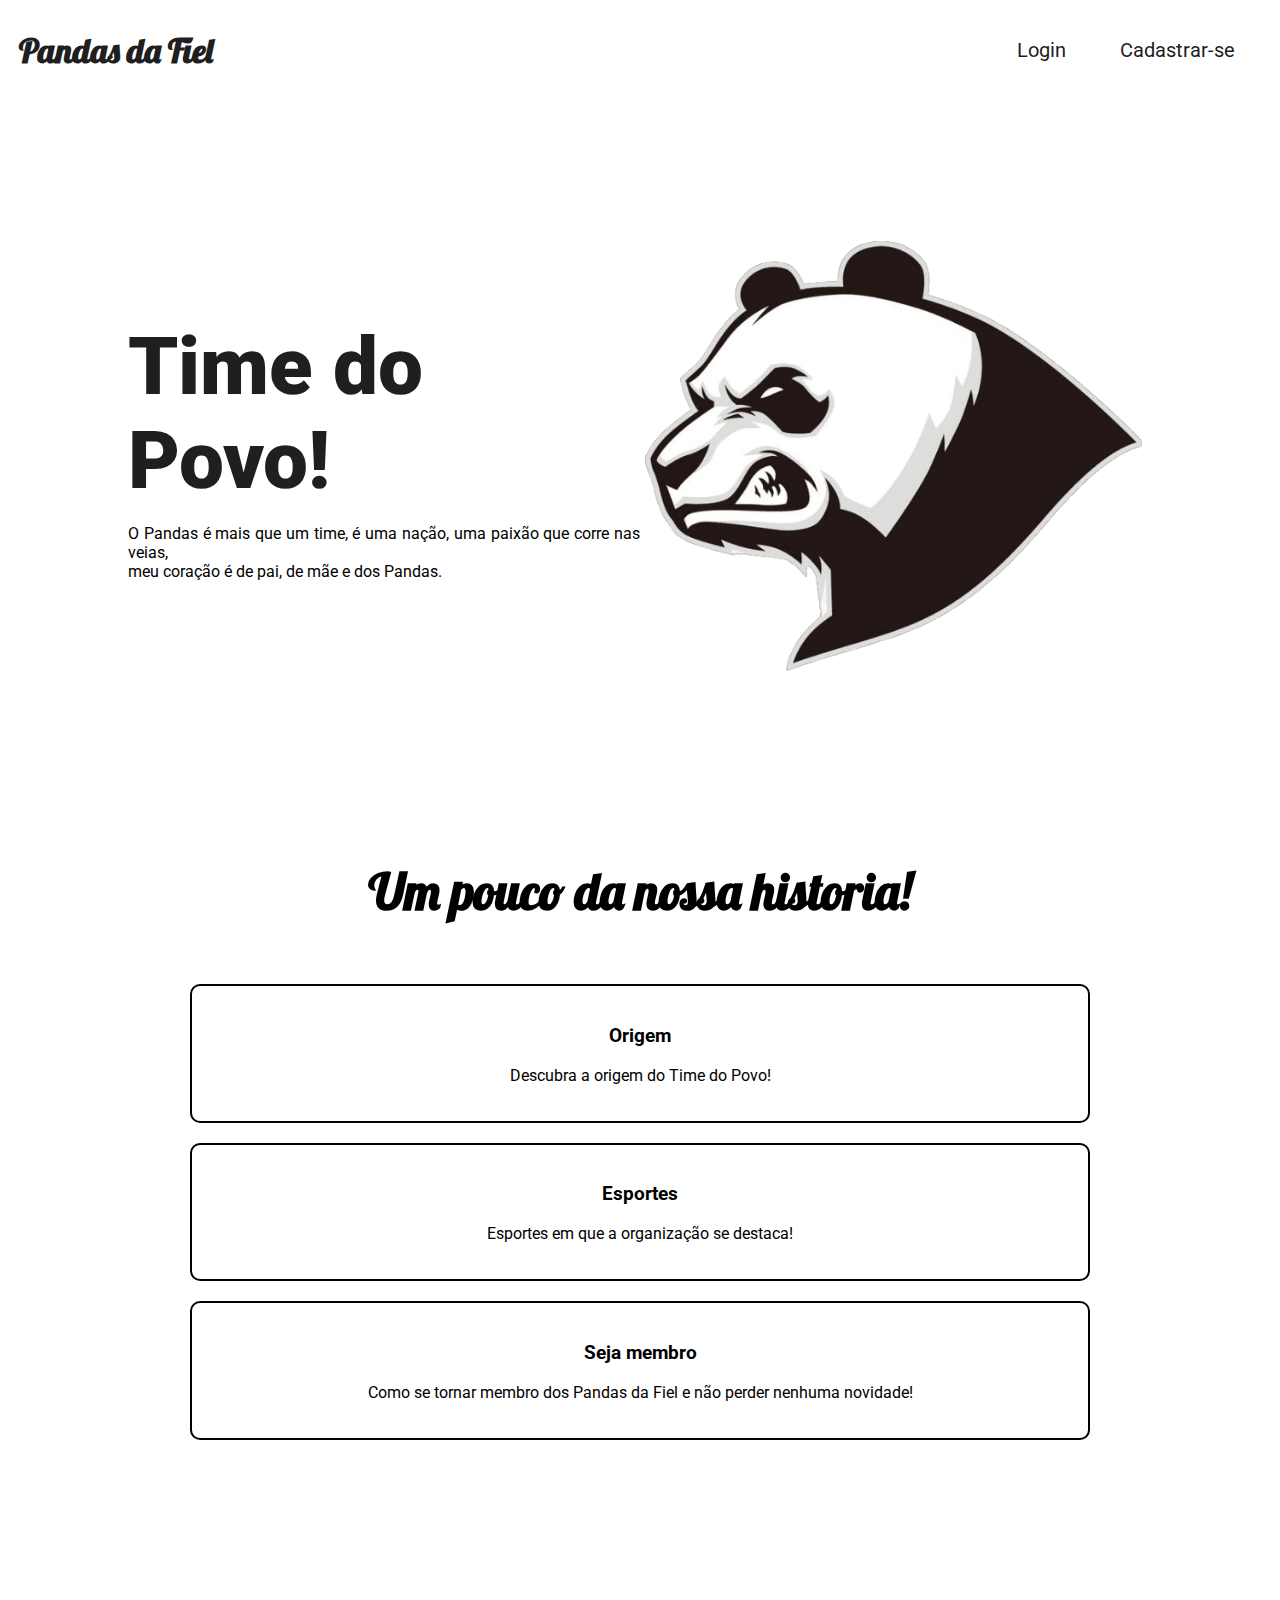
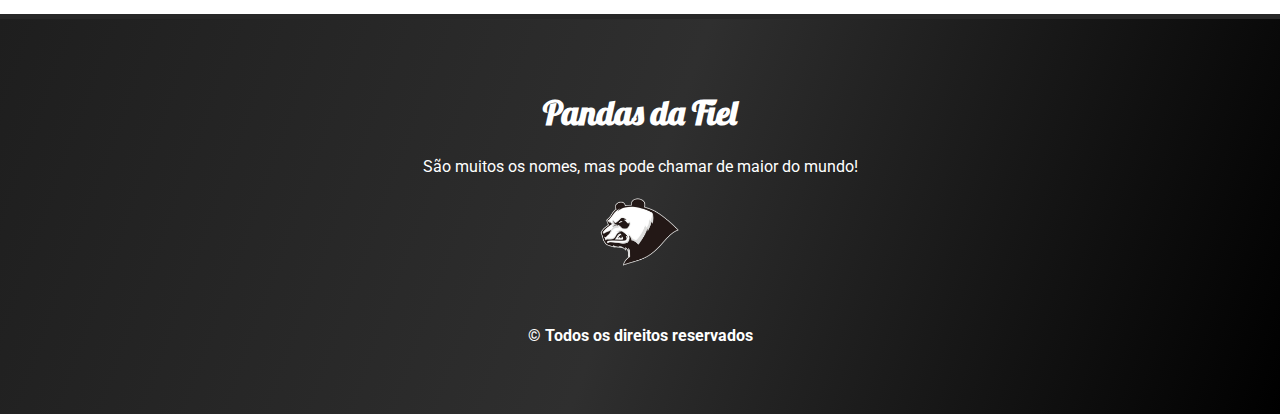
<file: index.html>
<!DOCTYPE html>
<html lang="en">
<head>
    <meta charset="UTF-8">
    <meta name="viewport" content="width=device-width, initial-scale=1.0">
    <meta name="description" content="Um site colocando em pratica HTML e CSS">
    <meta name="keywords" content="Agencia Digital, CSS, HTML">
    <link rel="stylesheet" href="css/index.css">
    <link rel="icon" href="../Imagens/logo panda.png.png" type="image/png">
    <title>Pandas da Fiel</title>
</head>
<body>
    <nav class="navbar">
        <div class="logo">
            <h1>Pandas da Fiel</h1>
        </div>
        <div class="menu">
            <a href="view/login.html">Login</a>
            <a href="view/cadastro.html">Cadastrar-se</a>                                                 
        </div>
    </nav>
    <header class="header">
        <div class="headline">
            <h2>Time do Povo!</h2>
            <p>O Pandas é mais que um time, é uma nação, uma paixão que corre nas veias,<br>meu coração é de pai, de mãe e dos Pandas.</p>
        </div>
        <div class="img-headline">
            <img src="../Imagens/logo panda.png.png">
        </div>
    </header>
    <section>
        <h2>Um pouco da nossa historia!</h2>
        <div class="servicos">
            <div class="card">
                <div class="card-text">
                    <h3>Origem</h3>
                    <p>Descubra a origem do Time do Povo!</p>
                </div>
                <div class="texto-oculto">
                    <p>Criado em 2024, Pandas da Fiel é um grupo/time criado e pensando por um grupo seleto de amigos de faculdade. No inicio era apenas por diverão, porém com a proporção alcançada abriram espaço para mais pessoas, tornando-se um clube reconhecido pelo povo.</p>
                </div>
            </div>
            <div class="card">
                <div class="card-text">
                    <h3>Esportes</h3>
                    <p>Esportes em que a organização se destaca!</p>
                </div>
                <div class="texto-oculto">
                    <p>O principal esporte onde o Pandas da Fiel se destaca, sem dúvidas, é no Futebol. Há também bastante destaque no Basquete, Vôlei e E-esports. Cada esporte possui seus principais fundadores, sendo eles: Secco (Futebol), Jhonny (Basquete), Samuel(Vôlei) e Vinicius (E-esports).</p>
                </div>
            </div>
            <div class="card">
                <div class="card-text">
                    <h3>Seja membro</h3>                                                                                
                    <p>Como se tornar membro dos Pandas da Fiel e não perder nenhuma novidade!</p>
            </div>
            <div class="texto-oculto">
                <p>Para se tornar membro do Time do Povo é bem simples, você apenas precisa se cadastrar aqui neste site e você terá total acesso as novidades do time que tanto ama, dos Pandas da Fiel.</p>
            </div>
            </div>
        </div>
    </section>
    <footer>
        <div class="logo-rodape">
            <h1 class="agencia">Pandas da Fiel</h1>
            <p>São muitos os nomes, mas pode chamar de maior do mundo!</p> 
            <img class="logo_bot" src="../Imagens/logo panda.png.png"> 
        </div>
        <b>© Todos os direitos reservados</b>
    </footer>
    <script src="../script/home.js"></script>
</body>
</html>
</file>
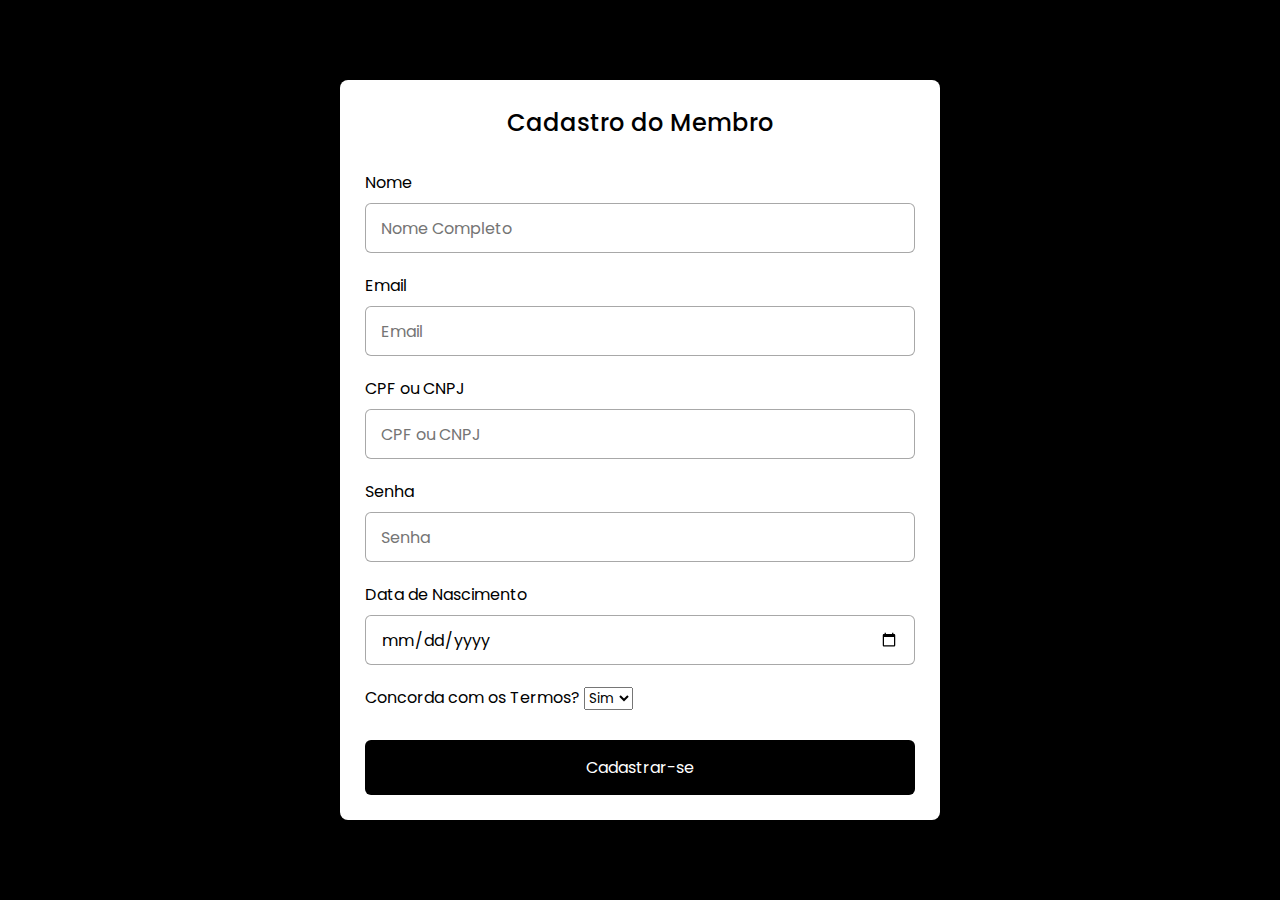
<file: view/cadastro.html>
<!DOCTYPE html>
<html lang="pt-br">
<head>
  <meta charset="UTF-8">
  <meta name="viewport" content="width=device-width, initial-scale=1.0">
  <link rel="icon" href="../Imagens/logo panda.png.png" type="image/png">
  <link rel="stylesheet" href="../css/cadastro.css">
  <title>Tela de cadastro</title>
</head>
<body>
  <section class="container">
    <header>Cadastro do Membro</header>
    <form class="form" id="form-cadastro">
      <div class="infos-box">
        <label for="name">Nome</label>
        <input type="text" id="name" name="name" placeholder="Nome Completo" required>
      </div>
      <div class="infos-box">
        <label form="lname">Email</label>
        <input type="email"  id="email"  name="email" placeholder="Email" required>
      </div>
      <div class="infos-box">
        <label form="lname">CPF ou CNPJ</label>
        <input type="text" id="cpf_cnpj" name="cpf_cnpj" placeholder="CPF ou CNPJ" required>
    </div>
      <div class="infos-box">
          <label>Senha</label>
          <input type="password" id="senha"  name="senha" placeholder="Senha" required>
      </div>
      <div class="infos-box">
        <label>Data de Nascimento</label>
        <input type="date" id="dataNasc" name="dataNasc" placeholder="Data de Nascimento" required>
      </div>
      <div class="infos-box">
        <label for="user_type">Concorda com os Termos?</label>
        <select id="user_type" name="user_type">
          <option value="1">Sim</option>
          <option value="0">Não</option>                      
        </select> 
      </div>
      <input type="button"  class="botao"  value="Cadastrar-se" onclick="cadastroUsuario()">
    </form>
  </section>
  <script src="../script/cadastro.js"></script>
</body>
</html>
</file>
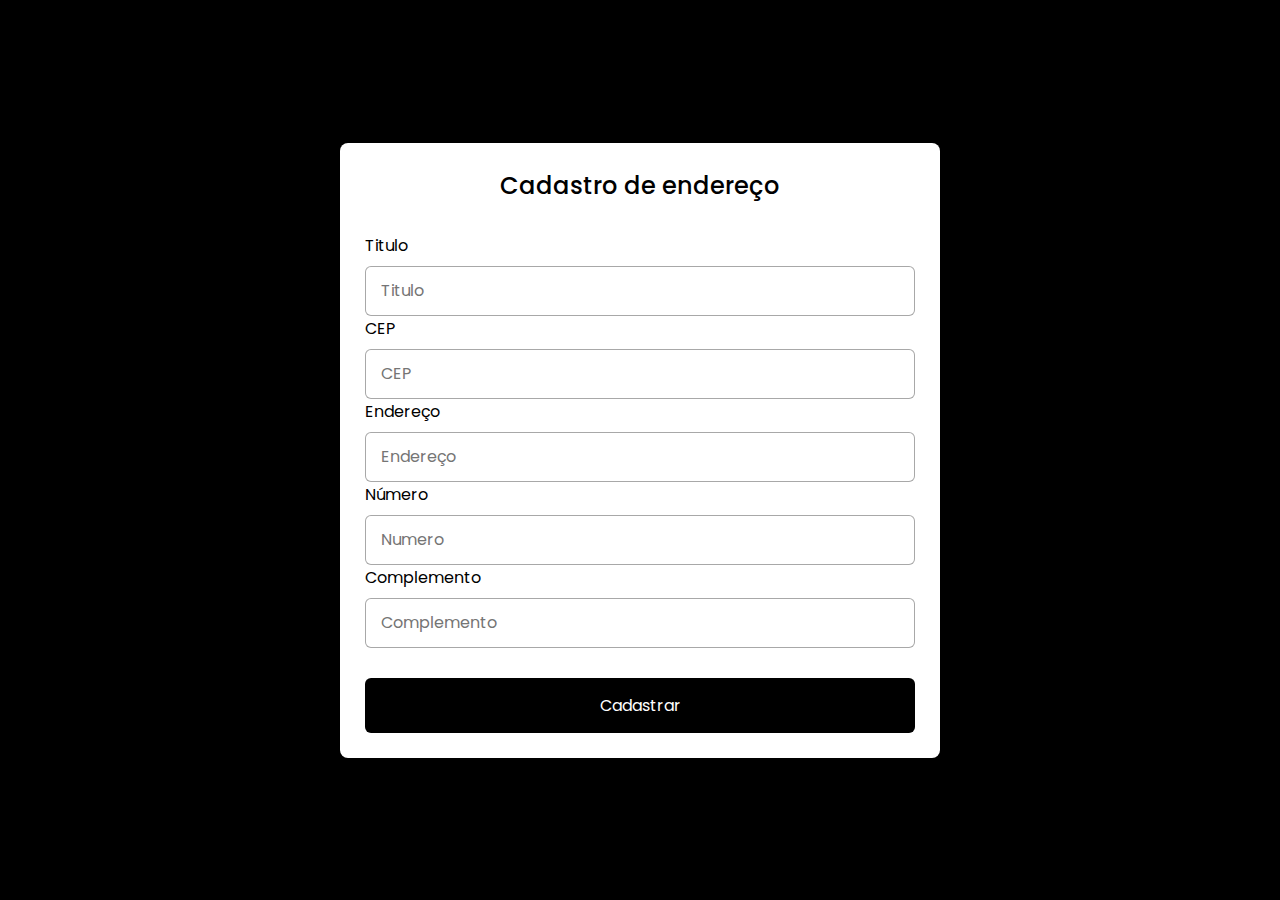
<file: view/endereco.html>
<!DOCTYPE html>
<html lang="pt-br">
<head>
  <meta charset="UTF-8">
  <meta name="viewport" content="width=device-width, initial-scale=1.0">
  <link rel="icon" href="../Imagens/logo panda.png.png" type="image/png">
  <link rel="stylesheet" href="../css/endereco.css">
  <title>Cadastro de endereço</title>
</head>
<body>
  <section class="container">
    <header>Cadastro de endereço</header>
    <form class="form" id="form-cadastro">
      <div class="infos-box">
        <label for="name">Titulo</label>
        <input type="text" id="title" name="name" placeholder="Titulo" required>
      </div>
      <div class="infos-box"> 
        <label form="lname">CEP</label>
        <input type="text"  id="cep"  name="email" placeholder="CEP">
      </div>
      <div class="infos-box">
        <label form="lname">Endereço</label>
        <input type="text" id="address" name="Endereço" placeholder="Endereço">
    </div>
      <div class="infos-box">
          <label>Número</label>
          <input type="text" id="number"  name="senha" placeholder="Numero">
      </div>
      <div class="infos-box">
        <label>Complemento</label>
        <input type="text" id="complement" name="dataNasc" placeholder="Complemento">
      </div>
      <input type="button"  class="botao"  value="Cadastrar" onclick="cadastroEndereco()">
    </form>
   

  </section>
  <script src="../script/enderco.js"></script>
  
</body>
</html>
</file>
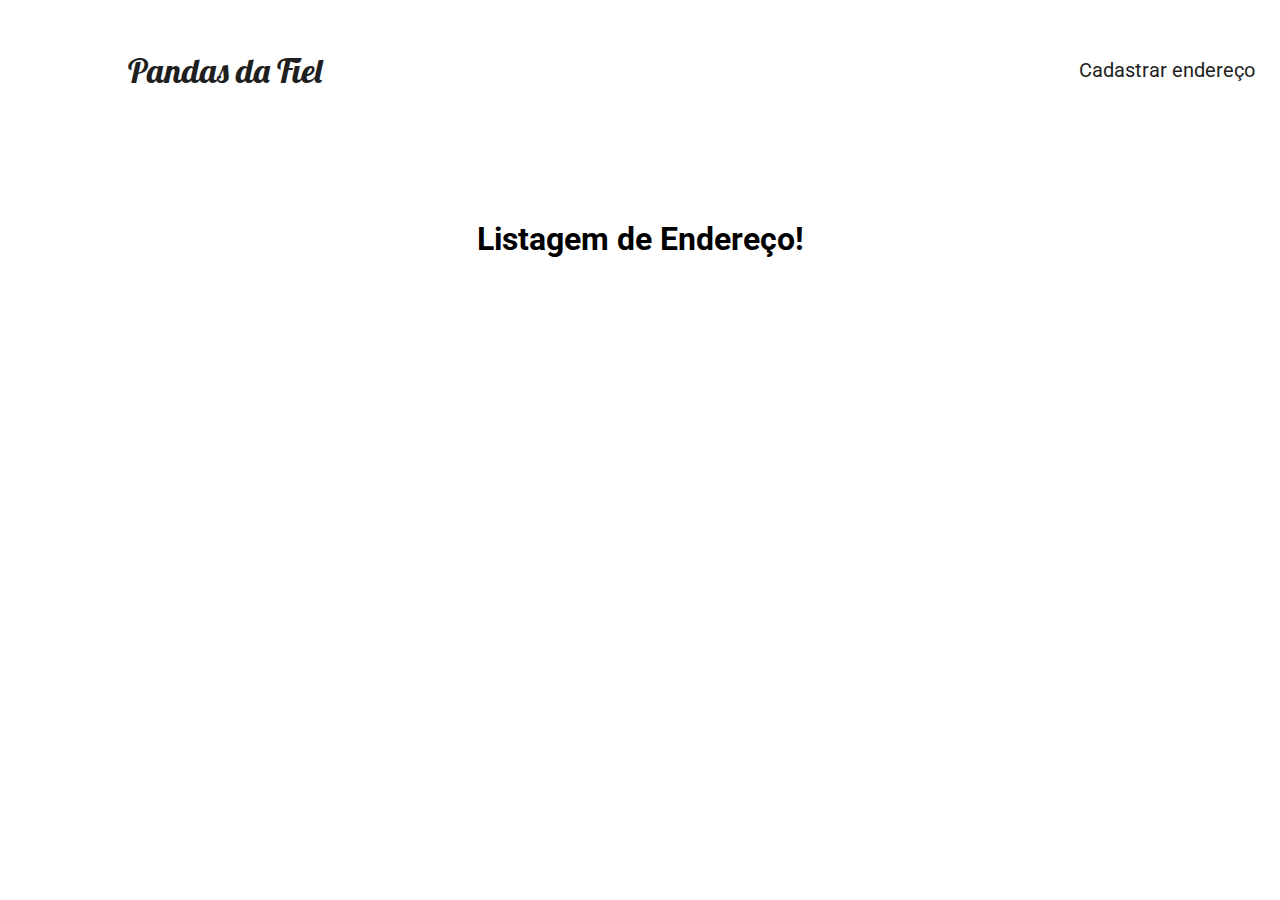
<file: view/home.html>
<!DOCTYPE html>
<html lang="en">
<head>
    <meta charset="UTF-8">
    <meta name="viewport" content="width=device-width, initial-scale=1.0">
    <link rel="icon" href="../Imagens/logo panda.png.png" type="image/png">
    <title>Home</title>
    <link rel="stylesheet" href="../css/home.css">
</head>
<body>
    <table id="weather-table">
    </table>    
    <nav class="navbar">
        
        <div class="logo">
            <a href="../index.html">Pandas da Fiel</a>
        </div>
        <div class="menu">
            <a href="../view/endereco.html">Cadastrar endereço</a>                                                 
        </div>
    </nav>  
    
    <h1 class="table_dd">Listagem de Endereço!</h1>
    <div id="endereco-table"></div>
    <script src="../script/home.js"></script>
    <script src="../script/weather.js"></script>
</body>

<style>
    table{
    flex: 70%;
    text-align: right;
    color: rgb(31, 31, 31);
    text-decoration: none;
    font-size: 20px;
    padding: 10px 25px;
    transition-duration: 0.6s;
    text-align: center;
    justify-content: center;
    
}

table:hover{
    background: rgb(31, 31, 31);
    padding: 10px 25px;
    color: white;
    border-radius: 5px;
}
</style>
</html>
</file>
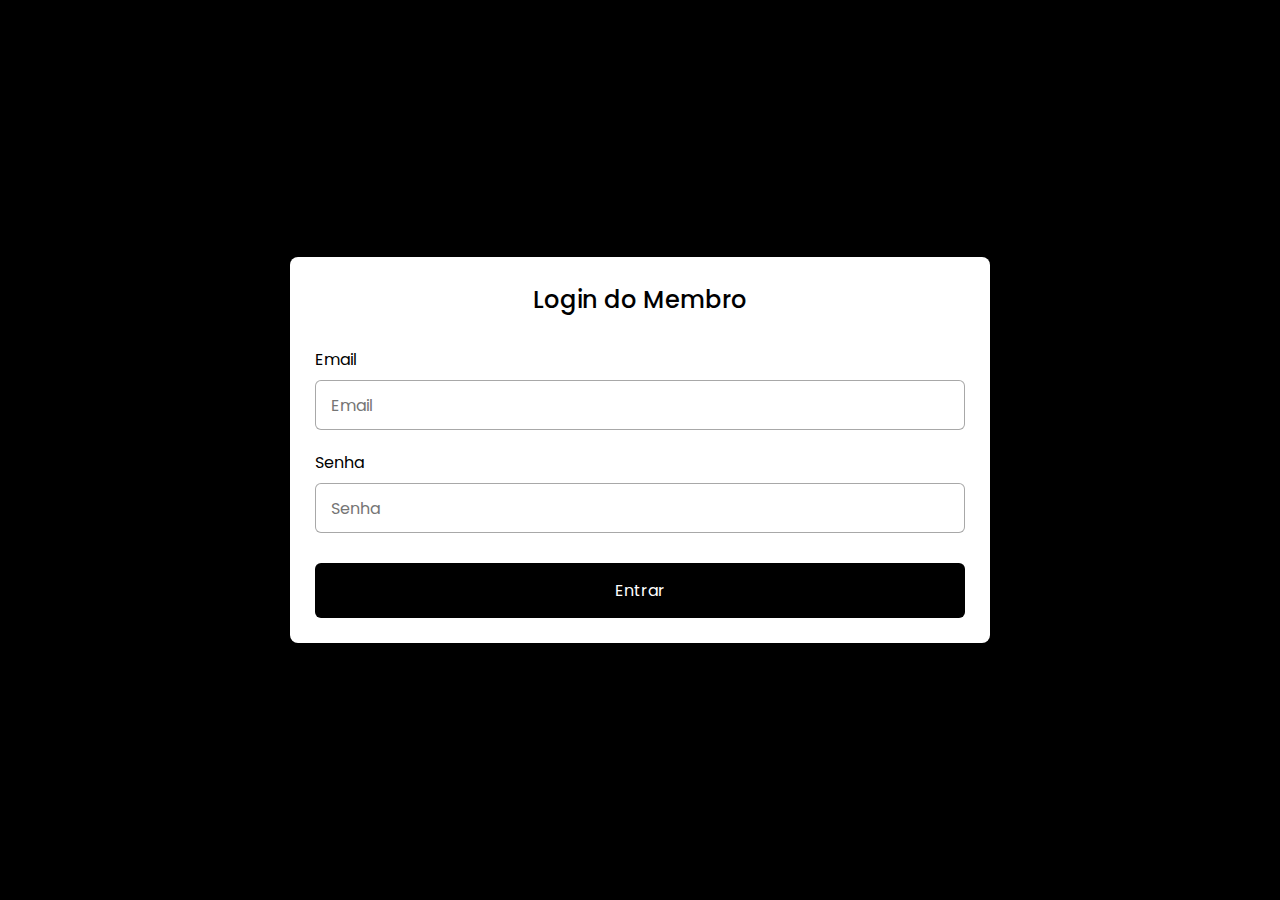
<file: view/login.html>
<!DOCTYPE html>
<html lang="en">
<head>
    <meta charset="UTF-8" />
    <meta name="viewport" content="width=device-width, initial-scale=1.0" />
    <link rel="icon" href="../Imagens/logo panda.png.png" type="image/png">
    <link rel="stylesheet" href="../css/login.css" />
    <title>Login</title>
</head>
<body>
    <section class="container">
        <header>Login do Membro</header>
        <form action="#" class="form">
            <div class="infos-box">
                <label>Email</label>
                <input type="text" id="email" name="email" placeholder="Email" required/>
            </div>
            <div class="infos-box">
                <label>Senha</label>
                <input type="password" id="senha" name="password" placeholder="Senha" required/>
            </div>                  
            <input class="botao" type="button" value="Entrar" onclick="loginUsuario()">
        </form>
    </section>
    <script src="../script/login.js"></script>
</body>
</html>
</file>
<file: css/index.css>
@import url('https://fonts.googleapis.com/css2?family=Roboto:ital,wght@0,100;0,300;0,400;0,500;0,700;0,900;1,100;1,300;1,400;1,500;1,700;1,900&display=swap');
@import url('https://fonts.googleapis.com/css2?family=Lobster&family=Roboto:ital,wght@0,100;0,300;0,400;0,500;0,700;0,900;1,100;1,300;1,400;1,500;1,700;1,900&display=swap');

*{
    box-sizing: border-box;
}

body{
    margin: 0;
    font-family: 'Roboto', sans-serif;
}

.navbar{
    display: flex;
    flex-flow: row wrap;
    height: 100px;
    background: white;
    justify-content: center;
    align-items: center;
}

.logo h1{
    flex: 20%;
    text-align: center;
    text-decoration: none;
    white-space: nowrap;
    margin-left: 10%;
}

.logo h1{
    font-family: 'Lobster', cursive;
    color: rgb(31, 31, 31);
    font-size: 34px;
    text-align: left;
}

.menu{
    flex: 70%;
    text-align: right;
    padding: 20px;
}

.menu a{
    color: rgb(31, 31, 31);
    text-decoration: none;
    font-size: 20px;
    padding: 10px 25px;
    transition-duration: 0.6s;
}

.menu a:hover{
    background: rgb(31, 31, 31);
    padding: 10px 25px;
    color: white;
    border-radius: 5px;
}

.header{
    display: flex;
    flex-flow: row wrap;
    height: auto;
    justify-content: center;
    align-items: center;
    padding-top: 100px;
}

.headline{
    flex: 40%;
    margin-left: 10%;
}

.headline p{
    text-align: left;
}

.contact-btn{
    display: inline-block;
    background: #FF2978;
    padding: 20px;
    color: white;
    text-transform: uppercase;
    border-radius: 5px;
    text-decoration: none;
}

.contact-btn:hover{
    background: rgb(31, 31, 31);
}

.img-headline{
    margin-right: 10%;
    flex: 40%;
    text-align: center;
}

.headline h3{
    font-weight: 900;
    font-size: 20px;
    color: rgb(31, 31, 31);
    letter-spacing: 15px;
    padding: 0;
    margin: 0;
}

.headline p{
    text-align: justify;
}

.headline h2{
    font-weight: 900;
    font-size: 80px;
    color: rgb(31, 31, 31);
    padding: 0;
    margin: 0;
}

.header img{
    max-width: 100%;
}

section {
    display: flex;
    flex-direction: column;
    align-items: center;
    margin-top: 80px;
    margin-left: 5%;
    margin-right: 5%;
    padding: 5%;
    text-align: center;
}

section h2{
    width: 100%;
    font-size: 50px;
    margin: 0;
    font-family: 'Lobster', cursive;
    font-weight: bold;
    color: black;
}
.servicos{
    display: flex;
    flex-wrap: wrap;
    justify-content: center;
    margin-top: 5%;
}

.card{
    width: 45%; 
    min-width: 900px; 
    max-width: 400px; 
    padding: 20px;
    margin: 10px; 
    border: 2px solid #000000; 
    border-radius: 10px;
    cursor: pointer;
    transition-duration: 0.6s;
}

.card:hover{
    background: #000000;
    color: white;
    transition-duration: 0.7s;
}

.texto-oculto{
    display: none;
}

.card:hover .card-text{
    display: none;
}

.card:hover .texto-oculto{
    display: block;
}


footer{
    margin-top: 100px;
    height: 400px;
    background-image: linear-gradient(110deg, rgb(30, 30, 30), #2f2f2f, black);
    text-align: center;
    border-top: 5px solid #272727;
}

.logo-rodape{
    padding: 50px;
}

.logo-rodape p{
    color: white;
}

b{
    color: white;
}

.agencia{
    font-family: 'Lobster', cursive;
    color: white;
    font-size: 34px;
}

.logo_bot {
    width: 80px;
    height: 80px;
}
</file>
<file: css/cadastro.css>
@import url("https://fonts.googleapis.com/css2?family=Poppins:wght@200;300;400;500;600;700&display=swap");
@media screen and (max-width: 500px){
  .form .column{
    flex-wrap: wrap;
  }
  .form :where(.gender-option, .gender){
    row-gap: 15px;
  }
}

*{
  margin: 0;
  padding: 0;
  box-sizing: border-box;
  font-family: "Poppins", sans-serif;
}

body{
  min-height: 100vh;
  display: flex;
  align-items: center;
  justify-content: center;
  padding: 20px;
  background: black;
}

.container{
  position: relative;
  max-width: 600px;
  width: 100%;
  background: #fff;
  padding: 25px;
  border-radius: 8px;
  box-shadow: 0 0 15px black;
}

.container header{
  font-size: 1.5rem;
  color: black;
  font-weight: 500;
  text-align: center;
}

.container .form{
  margin-top: 30px;
}

.form .infos-box{
  width: 100%;
  margin-top: 20px;
}

.infos-box label{
  color: black;
}

.form :where(.infos-box input, .select-box){
  position: relative;
  height: 50px;
  width: 100%;
  outline: none;
  font-size: 1rem;
  color: black;
  margin-top: 8px;
  border: 1px solid rgba(0, 0, 0, 0.342);
  border-radius: 6px;
  padding: 0 15px;
}

.infos-box input:focus{
  box-shadow: 0 1px 0 black;
}

.form .botao{
  height: 55px;
  width: 100%;
  color: #fff;
  font-size: 1rem;
  font-weight: 400;
  margin-top: 30px;
  border: none;
  border-radius: 6px;
  cursor: pointer;
  transition: all 0.2s ease;
  background: black;
}

.form .botao:hover{
  background: rgb(129, 129, 129);
}
</file>
<file: css/endereco.css>
@import url("https://fonts.googleapis.com/css2?family=Poppins:wght@200;300;400;500;600;700&display=swap");
@media screen and (max-width: 500px){
  .form .column{
    flex-wrap: wrap;
  }
  .form :where(.gender-option, .gender){
    row-gap: 15px;
  }
}

*{
  margin: 0;
  padding: 0;
  box-sizing: border-box;
  font-family: "Poppins", sans-serif;
}

body{
  min-height: 100vh;
  display: flex;
  align-items: center;
  justify-content: center;
  padding: 20px;
  background: black;
}

.container{
  position: relative;
  max-width: 600px;
  width: 100%;
  background: #fff;
  padding: 25px;
  border-radius: 8px;
  box-shadow: 0 0 15px black;
}

.container header{
  font-size: 1.5rem;
  color: black;
  font-weight: 500;
  text-align: center;
}

.container .form{
  margin-top: 30px;
}

.form :where(.infos-box input, .select-box){
  position: relative;
  height: 50px;
  width: 100%;
  outline: none;
  font-size: 1rem;
  color: black;
  margin-top: 8px;
  border: 1px solid rgba(0, 0, 0, 0.342);
  border-radius: 6px;
  padding: 0 15px;
}

.infos-box input:focus{
  box-shadow: 0 1px 0 black;
}

.form .botao{
  height: 55px;
  width: 100%;
  color: #fff;
  font-size: 1rem;
  font-weight: 400;
  margin-top: 30px;
  border: none;
  border-radius: 6px;
  cursor: pointer;
  transition: all 0.2s ease;
  background: black;
}

.form .botao:hover{
  background: rgb(129, 129, 129);
}
</file>
<file: css/home.css>
@import url('https://fonts.googleapis.com/css2?family=Roboto:ital,wght@0,100;0,300;0,400;0,500;0,700;0,900;1,100;1,300;1,400;1,500;1,700;1,900&display=swap');
@import url('https://fonts.googleapis.com/css2?family=Lobster&family=Roboto:ital,wght@0,100;0,300;0,400;0,500;0,700;0,900;1,100;1,300;1,400;1,500;1,700;1,900&display=swap');

*{
    box-sizing: border-box;
}

body{
    margin: 0;
    font-family: 'Roboto', sans-serif;
}

.navbar{
    display: flex;
    flex-flow: row wrap;
    height: 100px;
    background: white;
    justify-content: center;
    align-items: center;
}

.logo {
    flex: 20%;
    text-align: center;
    text-decoration: none;
    white-space: nowrap;
    margin-left: 10%;
}

a {
    text-decoration: none;
    color: rgb(31, 31, 31);
}

.logo {
    font-family: 'Lobster', cursive;
    color: rgb(31, 31, 31);
    font-size: 34px;
    text-align: left;
    text-decoration: none;
}

.menu{
    flex: 70%;
    text-align: right;
    
}

.menu a{
    color: rgb(31, 31, 31);
    text-decoration: none;
    font-size: 20px;
    padding: 10px 25px;
    transition-duration: 0.6s;
    
}

.menu a:hover{
    background: rgb(31, 31, 31);
    padding: 10px 25px;
    color: white;
    border-radius: 5px;
}

.header{
    display: flex;
    flex-flow: row wrap;
    height: auto;
    justify-content: center;
    align-items: center;
    padding-top: 100px;
}

.headline{
    flex: 40%;
    margin-left: 10%;
}

.headline p{
    text-align: left;
}

.table_dd {
    margin-top: 100px;
    justify-content: center;
    align-items: center;
    text-align: center;
}

.endereco-table {
    width: 80%;
    margin-top: 50px;
    padding: 20px;
    margin: 0 auto;
    border-collapse: collapse;
}

.endereco-table td {
    padding: 10px;
    border: 5px solid rgb(31, 31, 31);
    text-align: center;
}
</file>
<file: css/login.css>
@import url("https://fonts.googleapis.com/css2?family=Poppins:wght@200;300;400;500;600;700&display=swap");
@media screen and (max-width: 500px){
  .form .column{
    flex-wrap: wrap;
  }
  .form :where(.gender-option, .gender){
    row-gap: 15px;
  }
}

*{
  margin: 0;
  padding: 0;
  box-sizing: border-box;
  font-family: "Poppins", sans-serif;
}

body{
  min-height: 100vh;
  display: flex;
  align-items: center;
  justify-content: center;
  padding: 20px;
  background: black;
}

.container{
  position: relative;
  max-width: 700px;
  width: 100%;
  background: #fff;
  padding: 25px;
  border-radius: 8px;
  box-shadow: 0 0 15px black;
}

.container header{
  font-size: 1.5rem;
  color: black;
  font-weight: 500;
  text-align: center;
}

.container .form{
  margin-top: 30px;
}

.form .infos-box{
  width: 100%;
  margin-top: 20px;
}

.infos-box label{
  color: black;
}

.form :where(.infos-box input, .select-box){
  position: relative;
  height: 50px;
  width: 100%;
  outline: none;
  font-size: 1rem;
  color: black;
  margin-top: 8px;
  border: 1px solid rgba(0, 0, 0, 0.342);
  border-radius: 6px;
  padding: 0 15px;
}

.infos-box input:focus{
  box-shadow: 0 1px 0 black;
}

.form .botao{
  height: 55px;
  width: 100%;
  color: #fff;
  font-size: 1rem;
  font-weight: 400;
  margin-top: 30px;
  border: none;
  border-radius: 6px;
  cursor: pointer;
  transition: all 0.2s ease;
  background: black;
}

.form .botao:hover{
  background: rgb(129, 129, 129);
}
</file>
